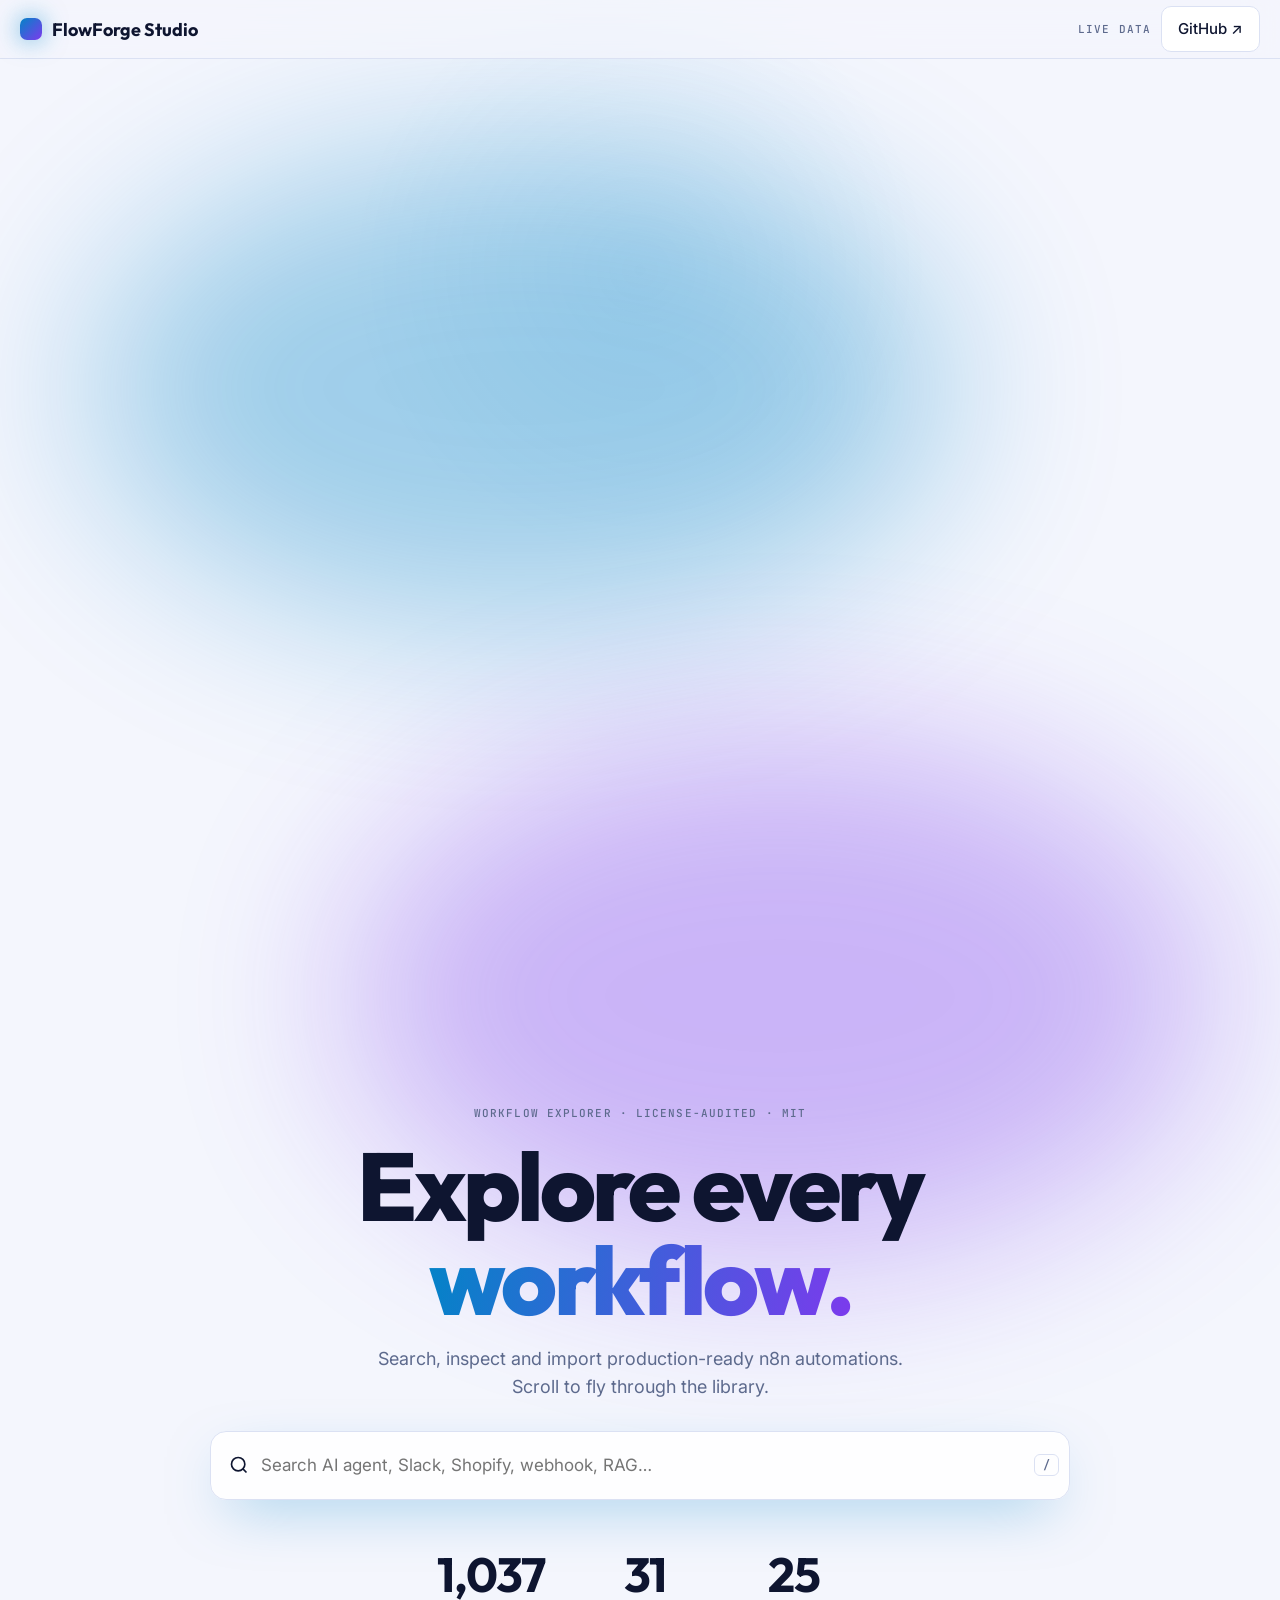
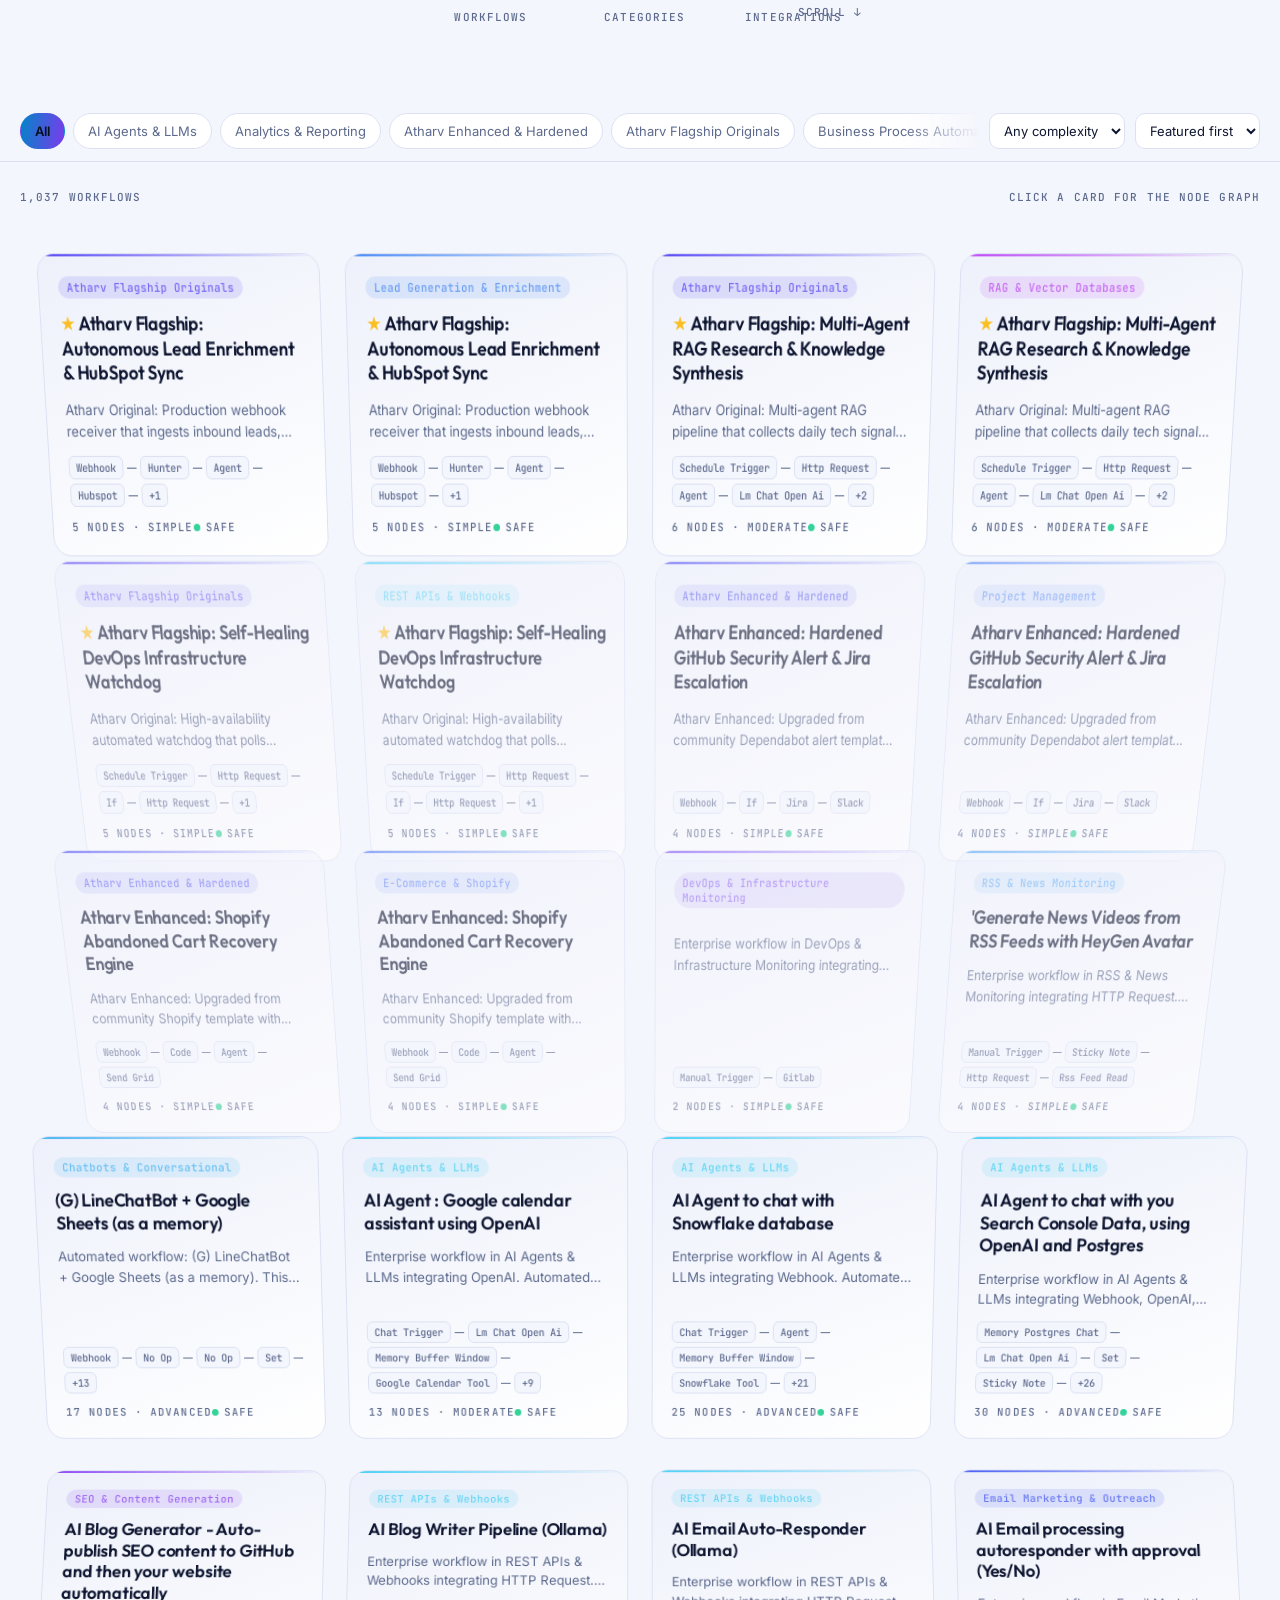
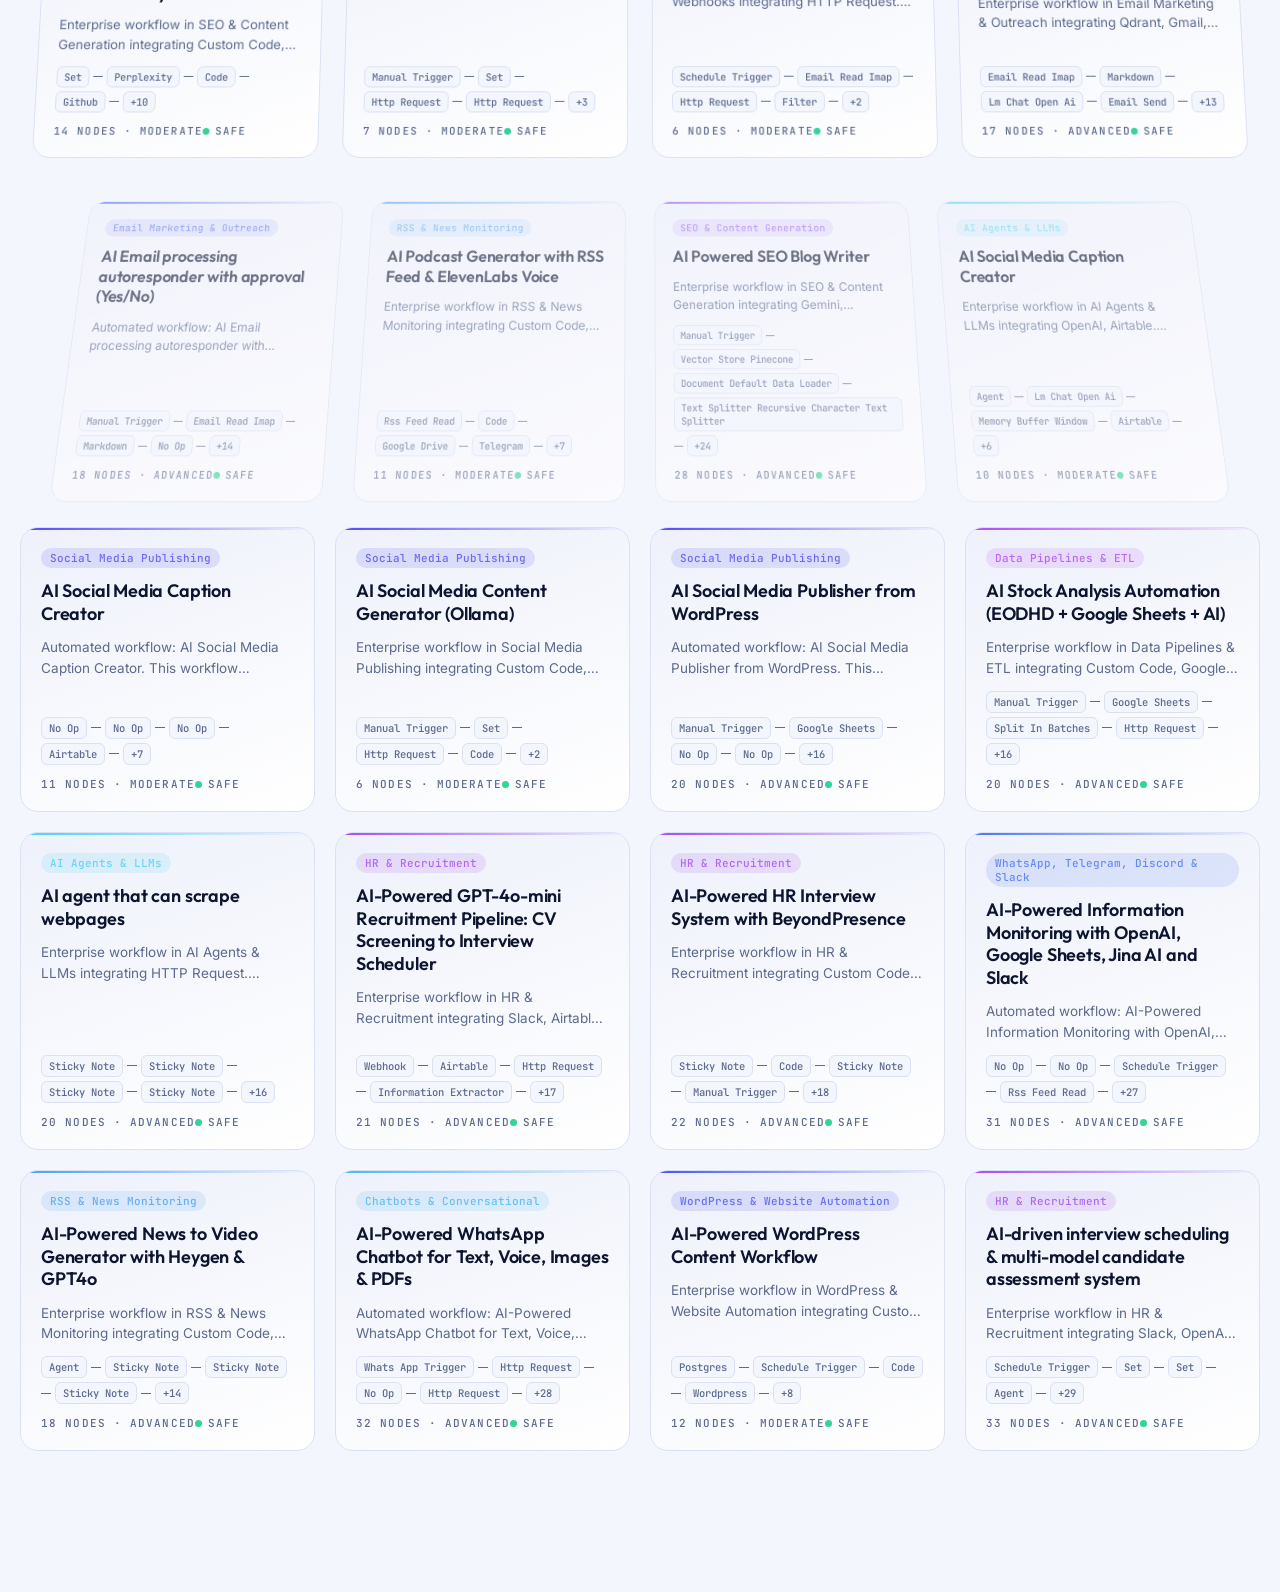
<file: browse.html>
<!DOCTYPE html>
<html lang="en"><head>
<meta charset="utf-8">
<meta name="viewport" content="width=device-width, initial-scale=1, viewport-fit=cover">
<title>FlowForge Studio — Explore all workflows</title>
<link rel="preconnect" href="https://fonts.googleapis.com">
<link href="https://fonts.googleapis.com/css2?family=Outfit:wght@500;600;700;800&family=Inter:wght@400;500;600&family=JetBrains+Mono:wght@400;500&display=swap" rel="stylesheet">
<style>
:root{--bg:#070b16;--s1:#0d1424;--s2:#131c33;--line:#1f2b48;--tx:#eef2ff;--mu:#8795b8;--a:#38bdf8;--b:#a78bfa;--ok:#34d399;--warn:#fbbf24;
--ease:cubic-bezier(.23,1,.32,1);--hd:Outfit,system-ui,sans-serif;--sans:Inter,system-ui,sans-serif;--mono:"JetBrains Mono",ui-monospace,monospace;
box-sizing:border-box;padding-top:env(safe-area-inset-top,0px);padding-bottom:env(safe-area-inset-bottom,0px)}
@media(prefers-color-scheme:light){:root:not([data-theme="dark"]){--bg:#f4f6fd;--s1:#fff;--s2:#eef1fb;--line:#dbe1f3;--tx:#0e1530;--mu:#5d6a8d;--a:#0284c7;--b:#7c3aed}}
:root[data-theme="light"]{--bg:#f4f6fd;--s1:#fff;--s2:#eef1fb;--line:#dbe1f3;--tx:#0e1530;--mu:#5d6a8d;--a:#0284c7;--b:#7c3aed}
:root[data-theme="dark"]{--bg:#070b16;--s1:#0d1424;--s2:#131c33;--line:#1f2b48;--tx:#eef2ff;--mu:#8795b8;--a:#38bdf8;--b:#a78bfa}
html{scroll-padding-top:env(safe-area-inset-top,0px);color-scheme:dark light}
*{box-sizing:border-box;margin:0}
body{background:var(--bg);color:var(--tx);font:400 15px/1.55 var(--sans);overflow-x:hidden;-webkit-font-smoothing:antialiased}
button,input,select{font:inherit;color:inherit}
.mono{font:500 11px var(--mono);letter-spacing:.1em;text-transform:uppercase;color:var(--mu)}
.grad{background:linear-gradient(100deg,var(--a),var(--b));-webkit-background-clip:text;background-clip:text;color:transparent}
nav{position:fixed;inset:0 0 auto;z-index:30;padding-top:env(safe-area-inset-top,0px);backdrop-filter:blur(16px);background:color-mix(in srgb,var(--bg) 70%,transparent);border-bottom:1px solid var(--line)}
nav div{max-width:1280px;margin:auto;padding:0 20px;height:58px;display:flex;align-items:center;justify-content:space-between}
.brand{font:700 18px var(--hd);display:flex;gap:10px;align-items:center}
.brand i{width:22px;height:22px;border-radius:7px;background:linear-gradient(135deg,var(--a),var(--b));box-shadow:0 0 24px color-mix(in srgb,var(--a) 60%,transparent)}
.btn{display:inline-flex;gap:8px;align-items:center;padding:10px 16px;border-radius:10px;border:1px solid var(--line);background:var(--s1);cursor:pointer;font-weight:500;text-decoration:none;color:var(--tx);transition:transform .16s var(--ease),border-color .2s}
.btn:hover{border-color:var(--a)}.btn:active{transform:scale(.97)}
.btn.p{background:linear-gradient(100deg,var(--a),var(--b));border:0;color:#04101f;font-weight:600}
:focus-visible{outline:2px solid var(--a);outline-offset:2px}
.hero{position:relative;min-height:100vh;display:grid;place-items:center;text-align:center;padding:100px 20px 60px;overflow:hidden}
.orb{position:absolute;border-radius:50%;filter:blur(90px);opacity:.35;will-change:transform}
.o1{width:480px;height:480px;background:var(--a);left:-120px;top:10%}.o2{width:520px;height:520px;background:var(--b);right:-140px;top:30%}
.floor{position:absolute;left:-20%;right:-20%;bottom:-10%;height:62%;background-image:linear-gradient(var(--line) 1px,transparent 1px),linear-gradient(90deg,var(--line) 1px,transparent 1px);background-size:64px 64px;transform:perspective(520px) rotateX(64deg);transform-origin:50% 100%;animation:fl 3s linear infinite;mask-image:linear-gradient(to top,#000 30%,transparent);-webkit-mask-image:linear-gradient(to top,#000 30%,transparent)}
@keyframes fl{to{background-position:0 64px}}
.hero>div{position:relative;z-index:2;max-width:860px;width:100%}
h1{font:800 clamp(42px,8vw,96px)/.98 var(--hd);letter-spacing:-.04em;margin:16px 0 18px;text-wrap:balance}
.sub{color:var(--mu);font-size:18px;max-width:52ch;margin:0 auto 30px}
.sb{display:flex;align-items:center;gap:12px;background:color-mix(in srgb,var(--s1) 85%,transparent);border:1px solid var(--line);border-radius:16px;padding:6px 10px 6px 18px;backdrop-filter:blur(10px);box-shadow:0 20px 60px -20px color-mix(in srgb,var(--a) 50%,transparent);transition:border-color .2s}
.sb:focus-within{border-color:var(--a)}
.sb input{flex:1;background:none;border:0;outline:0;padding:14px 0;font-size:17px}
kbd{font:500 12px var(--mono);border:1px solid var(--line);border-radius:6px;padding:2px 8px;color:var(--mu)}
.stats{display:flex;justify-content:center;gap:clamp(20px,5vw,60px);margin-top:44px;flex-wrap:wrap}
.stats b{display:block;font:700 clamp(30px,5vw,48px) var(--hd);letter-spacing:-.03em}
.scroll{position:absolute;bottom:22px;left:50%;translate:-50% 0;z-index:3;animation:bob 1.8s var(--ease) infinite}
@keyframes bob{50%{transform:translateY(8px)}}
.bar{position:sticky;top:58px;z-index:20;background:color-mix(in srgb,var(--bg) 82%,transparent);backdrop-filter:blur(14px);border-bottom:1px solid var(--line);padding-top:0}
.bar>div{max-width:1280px;margin:auto;padding:12px 20px;display:flex;gap:10px;align-items:center}
.chips{display:flex;gap:8px;overflow-x:auto;scrollbar-width:none;flex:1;mask-image:linear-gradient(90deg,#000 92%,transparent);-webkit-mask-image:linear-gradient(90deg,#000 92%,transparent)}
.chip{flex:none;padding:7px 14px;border-radius:99px;border:1px solid var(--line);background:var(--s1);cursor:pointer;font-size:13px;color:var(--mu);transition:all .2s var(--ease)}
.chip:hover{color:var(--tx)}.chip.on{background:linear-gradient(100deg,var(--a),var(--b));border-color:transparent;color:#04101f;font-weight:600}
select{background:var(--s1);border:1px solid var(--line);border-radius:10px;padding:8px 10px;font-size:13px}
.cnt{max-width:1280px;margin:28px auto 8px;padding:0 20px;display:flex;justify-content:space-between}
.grid{max-width:1280px;margin:auto;padding:12px 20px 80px;display:grid;grid-template-columns:repeat(auto-fill,minmax(290px,1fr));gap:20px;perspective:1100px}
.card{will-change:transform,opacity;transform-style:preserve-3d}
.ci{height:100%;display:flex;flex-direction:column;gap:12px;padding:20px;border-radius:18px;background:linear-gradient(160deg,var(--s2),var(--s1));border:1px solid var(--line);cursor:pointer;position:relative;overflow:hidden;transition:border-color .25s,transform .2s var(--ease);text-align:left;width:100%}
.ci::before{content:"";position:absolute;inset:0 0 auto;height:2px;background:linear-gradient(90deg,hsl(var(--h) 90% 62%),transparent)}
.ci:hover{border-color:hsl(var(--h) 80% 60%)}
.pill{align-self:flex-start;font:500 11px var(--mono);padding:3px 9px;border-radius:99px;background:hsl(var(--h) 80% 60%/.14);color:hsl(var(--h) 85% 68%)}
.ci h3{font:600 18px/1.25 var(--hd);letter-spacing:-.01em}
.ci p{color:var(--mu);font-size:13.5px;display:-webkit-box;-webkit-line-clamp:2;-webkit-box-orient:vertical;overflow:hidden}
.chain{display:flex;align-items:center;gap:4px;margin-top:auto;flex-wrap:wrap}
.chain span{font:500 10.5px var(--mono);padding:3px 7px;border-radius:6px;background:var(--bg);border:1px solid var(--line);color:var(--mu)}
.chain i{width:10px;height:1px;background:var(--mu)}
.meta{display:flex;justify-content:space-between;align-items:center}
.dot{width:7px;height:7px;border-radius:50%;display:inline-block;margin-right:6px;background:var(--ok)}.dot.r{background:var(--warn)}
.star{color:var(--warn)}
.empty{grid-column:1/-1;text-align:center;padding:80px 0;color:var(--mu)}
#more{height:60px}
.mb{position:fixed;inset:0;z-index:60;background:rgba(3,6,14,.72);backdrop-filter:blur(10px);display:none;place-items:center;padding:16px}
.mb.on{display:grid}
.m{width:min(980px,100%);max-height:92vh;overflow:auto;border:1px solid var(--line);border-radius:22px;background:var(--s1);animation:pop .5s var(--ease)}
@keyframes pop{from{opacity:0;transform:perspective(900px) rotateX(14deg) translateY(30px) scale(.96)}}
.mh{padding:26px 26px 14px;display:flex;justify-content:space-between;gap:16px;flex-wrap:wrap}
.mh h2{font:700 clamp(22px,3.4vw,32px)/1.1 var(--hd);letter-spacing:-.02em;margin:8px 0}
.tags{display:flex;gap:6px;flex-wrap:wrap}.tags span{font:500 11px var(--mono);padding:3px 9px;border:1px solid var(--line);border-radius:6px;color:var(--mu)}
.acts{display:flex;gap:8px;align-items:flex-start}
.gv{margin:8px 26px;border:1px solid var(--line);border-radius:14px;background:var(--bg);overflow-x:auto;background-image:radial-gradient(var(--line) 1px,transparent 1px);background-size:20px 20px}
.gv svg{display:block;min-width:700px;width:100%}
.nd rect{fill:var(--s2);stroke:var(--line);stroke-width:1.2}.nd text{fill:var(--tx);font:500 12px var(--mono)}.nd text.t{fill:var(--mu);font-size:10px}
.nd{opacity:0;transform:translateY(10px);animation:nin .6s var(--ease) forwards}
@keyframes nin{to{opacity:1;transform:none}}
.ew{fill:none;stroke:var(--a);stroke-width:2;stroke-dasharray:1;stroke-dashoffset:1;animation:dr .8s var(--ease) forwards}
@keyframes dr{to{stroke-dashoffset:0}}
.mf{padding:16px 26px 26px;display:grid;grid-template-columns:1fr 1fr;gap:20px}
.mf p{color:var(--mu);font-size:14px;margin-top:6px}.mf ol{margin:8px 0 0 18px;color:var(--mu);font-size:14px;line-height:1.9}
.x{position:absolute}
#toast{position:fixed;bottom:calc(24px + env(safe-area-inset-bottom,0px));left:50%;translate:-50% 20px;opacity:0;z-index:99;background:var(--s2);border:1px solid var(--a);padding:12px 18px;border-radius:12px;transition:all .4s var(--ease);pointer-events:none}
#toast.on{opacity:1;translate:-50% 0}
.glow{position:fixed;inset:0;pointer-events:none;z-index:1;background:radial-gradient(480px circle at var(--mx,50%) var(--my,30%),color-mix(in srgb,var(--a) 9%,transparent),transparent 60%)}
#top{position:fixed;top:0;left:0;height:2px;width:0;background:linear-gradient(90deg,var(--a),var(--b));z-index:99}
@media(max-width:700px){.mf{grid-template-columns:1fr}.bar select{display:none}}
@media(prefers-reduced-motion:reduce){*{animation:none!important;transition:none!important}.nd{opacity:1}.ew{stroke-dashoffset:0}}
</style></head>
<body>
<div id="top"></div>
<nav><div><span class="brand"><i></i>FlowForge Studio</span><span style="display:flex;gap:10px;align-items:center"><span class="mono" id="src"></span><a class="btn" href="https://github.com/cyber-atharv/n8n-workflow-library" target="_blank" rel="noopener">GitHub ↗</a></span></div></nav>

<header class="hero">
  <div class="orb o1" data-p=".12"></div><div class="orb o2" data-p="-.1"></div><div class="floor"></div>
  <div>
    <span class="mono">Workflow explorer · License-audited · MIT</span>
    <h1>Explore every <span class="grad">workflow.</span></h1>
    <p class="sub">Search, inspect and import production-ready n8n automations. Scroll to fly through the library.</p>
    <label class="sb"><svg width="20" height="20" viewBox="0 0 24 24" fill="none" stroke="currentColor" stroke-width="2"><circle cx="11" cy="11" r="8"/><path d="m21 21-4.3-4.3"/></svg><input id="q" placeholder="Search AI agent, Slack, Shopify, webhook, RAG…" autocomplete="off" aria-label="Search workflows"><kbd>/</kbd></label>
    <div class="stats"><div><b data-k="tw">0</b><span class="mono">Workflows</span></div><div><b data-k="tc">0</b><span class="mono">Categories</span></div><div><b data-k="ti">0</b><span class="mono">Integrations</span></div></div>
  </div>
  <div class="scroll mono">Scroll ↓</div>
</header>

<div class="bar" id="bar"><div><div class="chips" id="chips"></div>
<select id="cx" aria-label="Complexity"><option value="">Any complexity</option><option>Simple</option><option>Moderate</option><option>Advanced</option></select>
<select id="so" aria-label="Sort"><option value="f">Featured first</option><option value="a">A–Z</option><option value="n">Most nodes</option></select></div></div>
<div class="cnt"><span class="mono" id="rc"></span><span class="mono">Click a card for the node graph</span></div>
<main class="grid" id="grid"></main><div id="more"></div>

<div class="mb" id="mb" role="dialog" aria-modal="true"><div class="m" id="m"></div></div>
<div id="toast"></div>

<script>
const $=s=>document.querySelector(s),reduce=matchMedia("(prefers-reduced-motion:reduce)").matches;
const CATS=["AI Agents & LLMs","OpenAI & AI Integrations","Databases & SQL","Email & Gmail","Slack & Messaging","E-commerce","CRM & Sales","Google Workspace","Webhooks & APIs","RSS & News Monitoring"];
let W=[],ST=null,cat="",cx="",q="",so="f",list=[],shown=0;
const PAGE=18;
// ---- demo fallback (used only if data/index.json can't be fetched) ----
function demo(){const V=["Autonomous","Smart","Automated","Realtime","Scheduled","AI-Powered"],O=["Lead Enrichment","Invoice Parser","Support Triage","Content Repurposer","Order Alerts","Data Sync","Report Builder","Slack Digest","Sentiment Monitor"],I=["OpenAI","Slack","HubSpot","Gmail","Google Sheets","Shopify","Notion","Telegram","Airtable","Postgres","Discord","HTTP Request"],T=["Webhook","Schedule","Manual"];
return Array.from({length:60},(_,i)=>{const n=3+(i*7)%14,ints=[I[i%12],I[(i*5+3)%12],I[(i*7+1)%12]].filter((x,k,a)=>a.indexOf(x)==k),tr=T[i%3],c=CATS[i%10];
const lab=[tr,...Array.from({length:Math.min(n,8)-1},(_,k)=>ints[k%ints.length])];
return{id:"d"+i,title:`${V[i%6]} ${O[i%9]}${i>=18?" v"+(1+(i/18|0)):""}`,category_name:c,category_id:c,node_count:n,complexity:n<6?"Simple":n<16?"Moderate":"Advanced",integrations:ints,triggers:[tr],has_credentials:i%3>0,description:`Production-ready ${O[i%9].toLowerCase()} flow using ${ints.join(", ")}. Trigger: ${tr}.`,is_original:i<4,license:"MIT",risk_level:i%4?"SAFE":"REVIEW",maintainer:"Atharv Hogade (cyber-atharv)",catalog_rel_path:"",nodes_summary:lab.map((l,k)=>({name:l+" "+(k+1),label:l,type:"n8n-nodes-base."+l.toLowerCase().replace(/\W/g,"")}))}})}
async function load(){let src="live data";try{const r=await fetch("data/index.json");if(!r.ok)throw 0;W=await r.json();try{ST=await (await fetch("data/stats.json")).json()}catch{}}catch{W=demo();src="demo data"}
$("#src").textContent=src;
const cats=[...new Set(W.map(w=>w.category_name))].sort();
const ti=ST?.integrations?.length||new Set(W.flatMap(w=>w.integrations)).size;
const tgt={tw:ST?.total_workflows||W.length,tc:ST?.total_categories||cats.length,ti};
document.querySelectorAll("[data-k]").forEach(e=>count(e,tgt[e.dataset.k]));
$("#chips").innerHTML=`<button class="chip on" data-c="">All</button>`+cats.map(c=>`<button class="chip" data-c="${c.replace(/"/g,"&quot;")}">${c}</button>`).join("");
apply()}
function count(e,t){const s=performance.now();(function f(n){const k=Math.min(1,(n-s)/1600);e.textContent=Math.round(t*(1-(1-k)**4)).toLocaleString();if(k<1)requestAnimationFrame(f)})(s)}
function apply(){const s=q.toLowerCase().trim();
list=W.filter(w=>(!cat||w.category_name===cat)&&(!cx||w.complexity===cx)&&(!s||w.title.toLowerCase().includes(s)||(w.description||"").toLowerCase().includes(s)||w.integrations.some(i=>i.toLowerCase().includes(s))));
if(so=="a")list.sort((a,b)=>a.title.localeCompare(b.title));else if(so=="n")list.sort((a,b)=>b.node_count-a.node_count);else list.sort((a,b)=>(b.is_original|0)-(a.is_original|0));
$("#rc").textContent=`${list.length.toLocaleString()} workflows`;$("#grid").innerHTML="";shown=0;more();
if(!list.length)$("#grid").innerHTML=`<div class="empty">No workflows match. Try another search.</div>`}
const hue=n=>190+([...n].reduce((a,c)=>a+c.charCodeAt(0),0)*7)%110;
function more(){const g=$("#grid"),f=document.createDocumentFragment();list.slice(shown,shown+PAGE).forEach((w,j)=>{const c=document.createElement("div");c.className="card";
const ch=(w.nodes_summary||[]).slice(0,4).map(n=>`<span>${n.label}</span>`).join("<i></i>");
c.innerHTML=`<button class="ci" style="--h:${hue(w.category_name)}"><span class="pill">${w.category_name}</span><h3>${w.is_original?'<span class="star">★</span> ':""}${w.title}</h3><p>${w.description||""}</p><div class="chain">${ch}${w.node_count>4?`<i></i><span>+${w.node_count-4}</span>`:""}</div><div class="meta mono"><span>${w.node_count} nodes · ${w.complexity}</span><span><span class="dot ${w.risk_level=="SAFE"?"":"r"}"></span>${w.risk_level||""}</span></div></button>`;
const ci=c.firstChild;ci.onclick=()=>open(w);
if(!reduce&&matchMedia("(hover:hover)").matches){ci.onpointermove=e=>{const r=ci.getBoundingClientRect(),x=(e.clientX-r.left)/r.width-.5,y=(e.clientY-r.top)/r.height-.5;ci.style.transform=`rotateY(${x*10}deg) rotateX(${-y*10}deg) translateZ(10px)`};ci.onpointerleave=()=>ci.style.transform=""}
f.append(c)});g.append(f);shown+=PAGE;tick()}
// ---- 3D scroll: cards tilt & recede relative to viewport centre ----
let tk=false;function tick(){if(!tk){tk=true;requestAnimationFrame(frame)}}
function frame(){tk=false;const h=innerHeight;
$("#top").style.width=scrollY/(document.body.scrollHeight-h)*100+"%";
document.querySelectorAll(".orb").forEach(o=>o.style.transform=`translateY(${scrollY*o.dataset.p}px)`);
if(reduce)return;
document.querySelectorAll(".card").forEach(c=>{const r=c.getBoundingClientRect();if(r.bottom<-200||r.top>h+200){return}
const d=Math.max(-1,Math.min(1,(r.top+r.height/2-h/2)/(h/2)));
c.style.transform=`rotateX(${d*16}deg) translateZ(${-Math.abs(d)*90}px) scale(${1-Math.abs(d)*.04})`;c.style.opacity=1-Math.max(0,Math.abs(d)-.55)*.9})}
addEventListener("scroll",tick,{passive:true});addEventListener("resize",tick);
new IntersectionObserver(e=>{if(e[0].isIntersecting&&shown<list.length)more()},{rootMargin:"400px"}).observe($("#more"));
// ---- modal ----
const esc=s=>String(s).replace(/[&<>"]/g,c=>({"&":"&amp;","<":"&lt;",">":"&gt;",'"':"&quot;"}[c]));
function graph(ns){ns=ns.slice(0,8);const X=i=>30+170*(i%4),Y=i=>30+100*(i/4|0),rows=Math.ceil(ns.length/4);let s=`<svg viewBox="0 0 720 ${rows*100+40}">`;
for(let i=0;i<ns.length-1;i++){const x1=X(i)+130,y1=Y(i)+25,x2=X(i+1),y2=Y(i+1)+25,dx=Math.abs(x2-x1)*.5||40;
s+=`<path class="ew" pathLength="1" style="animation-delay:${i*.15+.2}s" d="M${x1} ${y1} C ${x1+dx} ${y1},${x2-dx} ${y2},${x2} ${y2}"/>`}
ns.forEach((n,i)=>s+=`<g class="nd" style="animation-delay:${i*.12}s"><rect x="${X(i)}" y="${Y(i)}" width="130" height="50" rx="11"/><text x="${X(i)+12}" y="${Y(i)+22}">${esc(n.label||"")}</text><text class="t" x="${X(i)+12}" y="${Y(i)+38}">${esc((n.name||"").slice(0,18))}</text></g>`);
return s+"</svg>"}
let cur=null;
function open(w){cur=w;$("#m").innerHTML=`<div class="mh"><div><span class="pill" style="--h:${hue(w.category_name)};display:inline-block;font:500 11px var(--mono);padding:3px 9px;border-radius:99px;background:hsl(${hue(w.category_name)} 80% 60%/.14);color:hsl(${hue(w.category_name)} 85% 68%)">${esc(w.category_name)}</span><h2>${esc(w.title)}</h2><div class="tags"><span>${w.node_count} nodes</span><span>${esc(w.complexity)}</span><span>${esc(w.license||"MIT")}</span><span>${esc(w.risk_level||"")}</span><span>${esc(w.maintainer||"")}</span></div></div>
<div class="acts"><button class="btn p" id="cp">Copy workflow</button><button class="btn" id="dl">Download</button><button class="btn" id="cl" aria-label="Close">✕</button></div></div>
<div class="gv">${graph(w.nodes_summary||[])}</div>
<div class="mf"><div><span class="mono">About</span><p>${esc(w.description||"")}</p><p style="margin-top:12px"><span class="mono">Integrations</span><br>${esc(w.integrations.join(" · "))}</p><p><span class="mono">Triggers</span><br>${esc((w.triggers||[]).join(" · "))}${w.has_credentials?" · credentials required":" · no credentials"}</p></div>
<div><span class="mono">10-second import</span><ol><li>Click Copy workflow</li><li>Open your n8n canvas</li><li>Press Ctrl/Cmd + V</li><li>Attach credentials, test, activate</li></ol></div></div>`;
$("#mb").classList.add("on");document.body.style.overflow="hidden";
$("#cl").onclick=close;$("#cp").onclick=async()=>{const t=JSON.stringify(await wf(w),null,2);try{await navigator.clipboard.writeText(t);toast("Copied. Open n8n and press Ctrl+V")}catch{toast("Clipboard blocked — use Download")}};
$("#dl").onclick=async()=>{const b=new Blob([JSON.stringify(await wf(w),null,2)],{type:"application/json"}),a=document.createElement("a");a.href=URL.createObjectURL(b);a.download=(w.title||"workflow")+".json";a.click()}}
async function wf(w){if(w.catalog_rel_path){try{const r=await fetch("../"+w.catalog_rel_path);if(r.ok)return await r.json()}catch{}}
const ns=w.nodes_summary||[];return{name:w.title,nodes:ns.map((n,i)=>({id:String(i+1),name:n.name,type:n.type||"n8n-nodes-base.noOp",typeVersion:1,position:[200+i*250,300],parameters:{}})),connections:Object.fromEntries(ns.slice(0,-1).map((n,i)=>[n.name,{main:[[{node:ns[i+1].name,type:"main",index:0}]]}])),description:w.description}}
function close(){$("#mb").classList.remove("on");document.body.style.overflow=""}
$("#mb").onclick=e=>{if(e.target.id=="mb")close()};
function toast(t){const e=$("#toast");e.textContent=t;e.classList.add("on");clearTimeout(e._t);e._t=setTimeout(()=>e.classList.remove("on"),2600)}
// ---- controls ----
$("#q").oninput=e=>{q=e.target.value;apply()};
$("#chips").onclick=e=>{const b=e.target.closest(".chip");if(!b)return;document.querySelectorAll(".chip").forEach(c=>c.classList.toggle("on",c===b));cat=b.dataset.c;apply()};
$("#cx").onchange=e=>{cx=e.target.value;apply()};$("#so").onchange=e=>{so=e.target.value;apply()};
addEventListener("keydown",e=>{if(e.key=="Escape")close();if(e.key=="/"&&document.activeElement.tagName!="INPUT"){e.preventDefault();$("#q").focus();scrollTo({top:0,behavior:"smooth"})}});
const gl=document.createElement("div");gl.className="glow";document.body.append(gl);
addEventListener("pointermove",e=>{gl.style.setProperty("--mx",e.clientX+"px");gl.style.setProperty("--my",e.clientY+"px")},{passive:true});
load();
</script></body></html>
</file>
